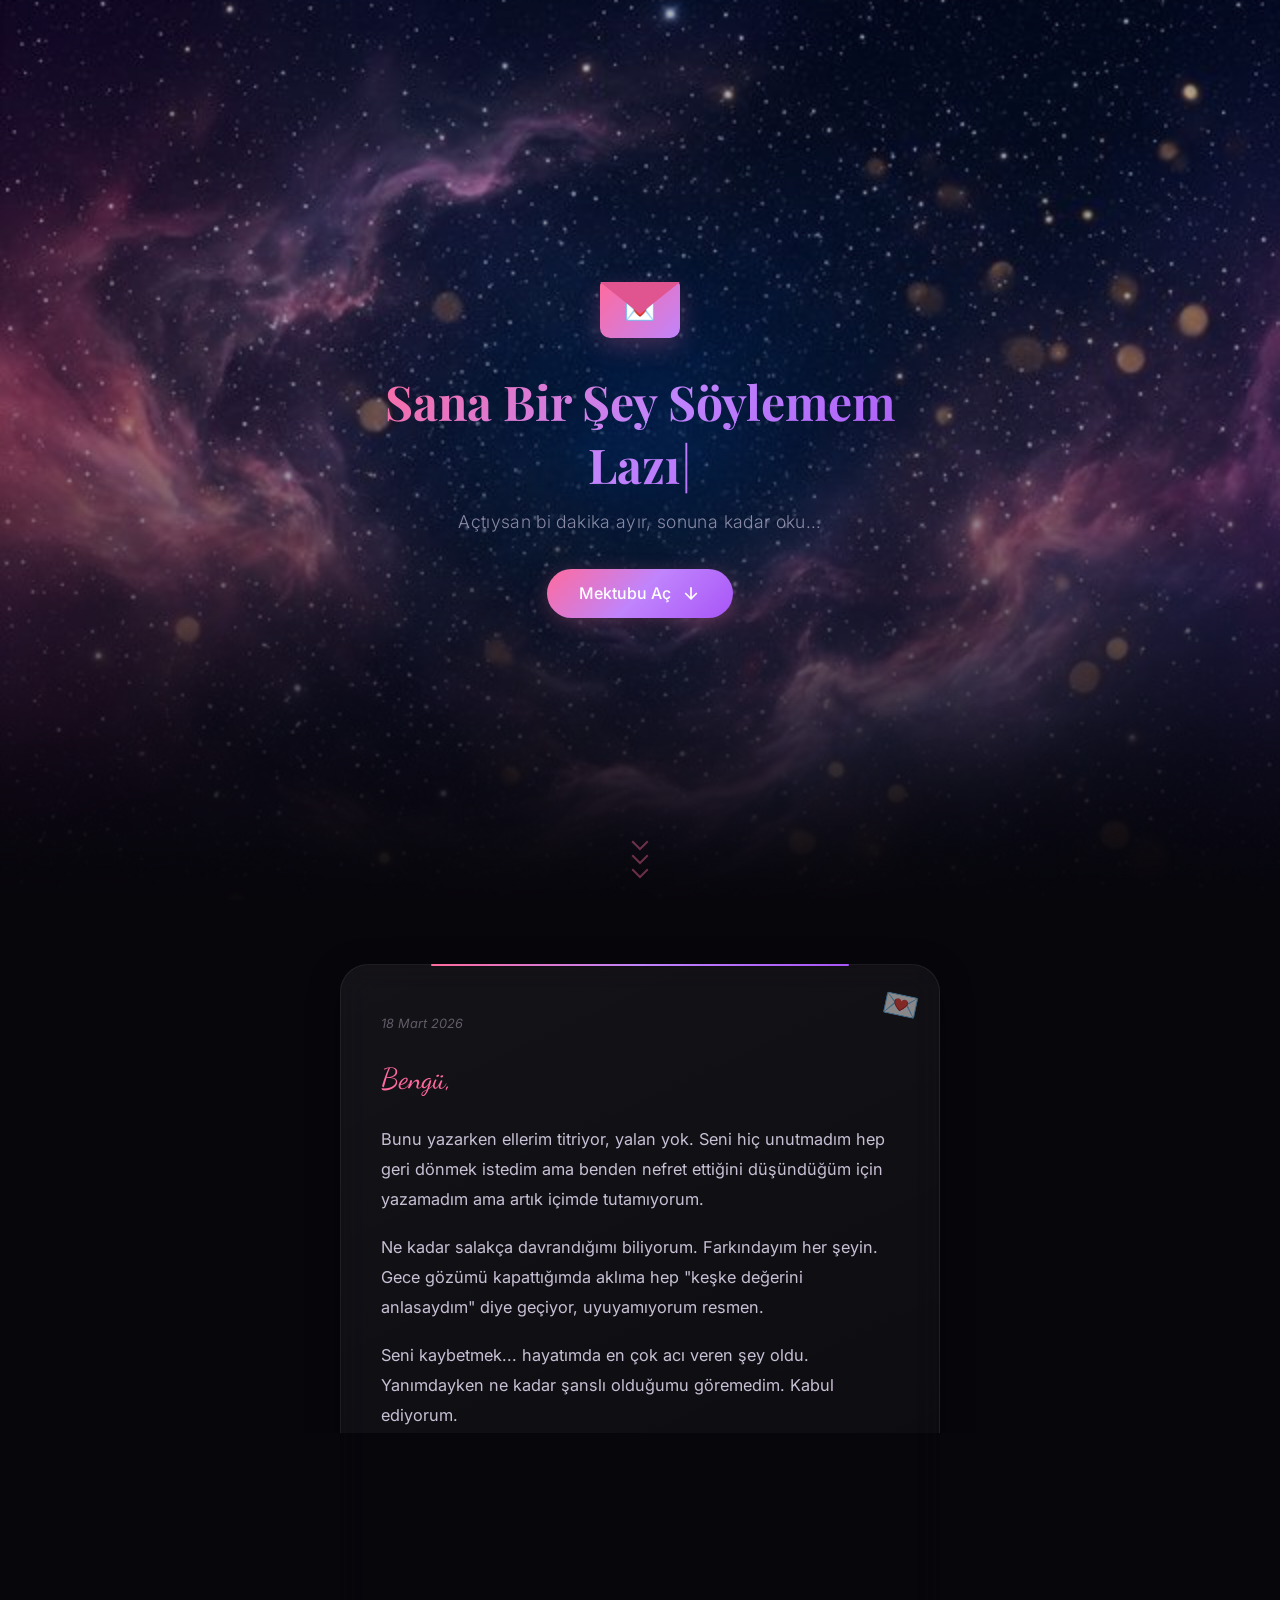
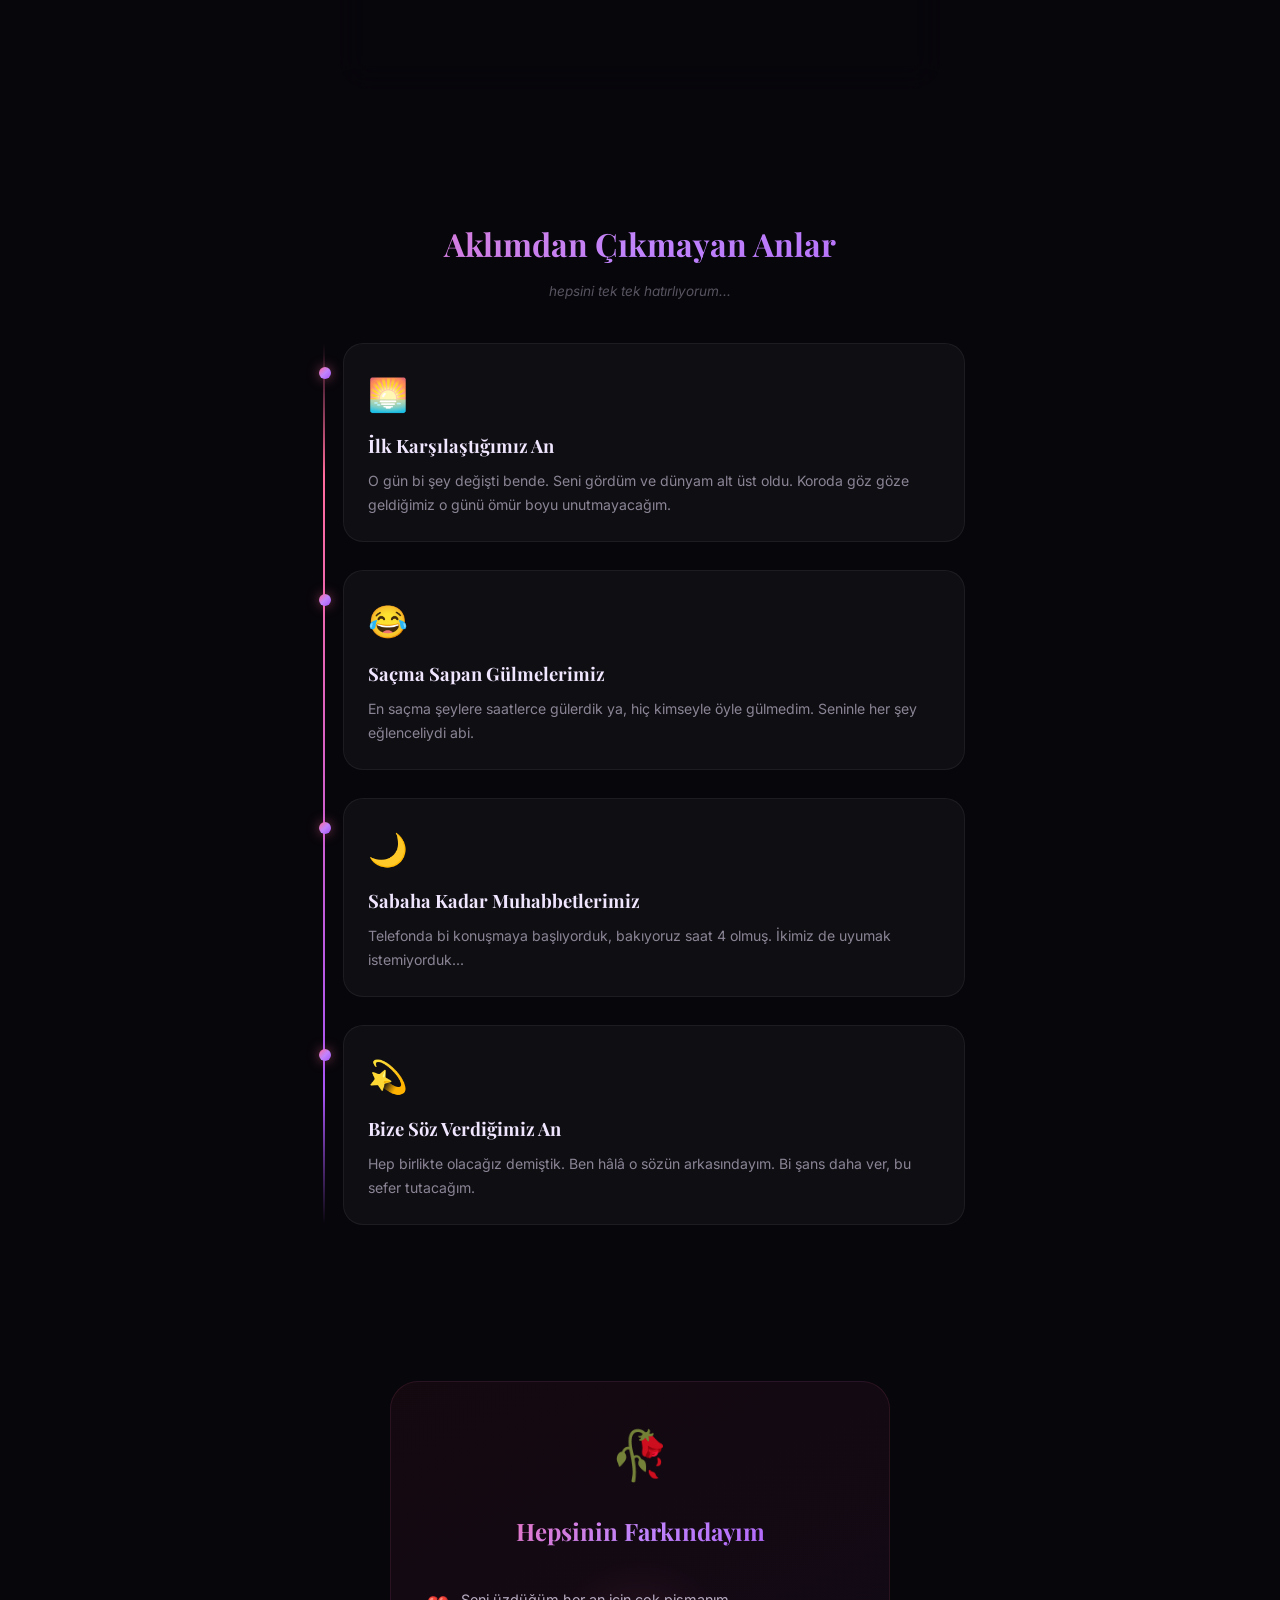
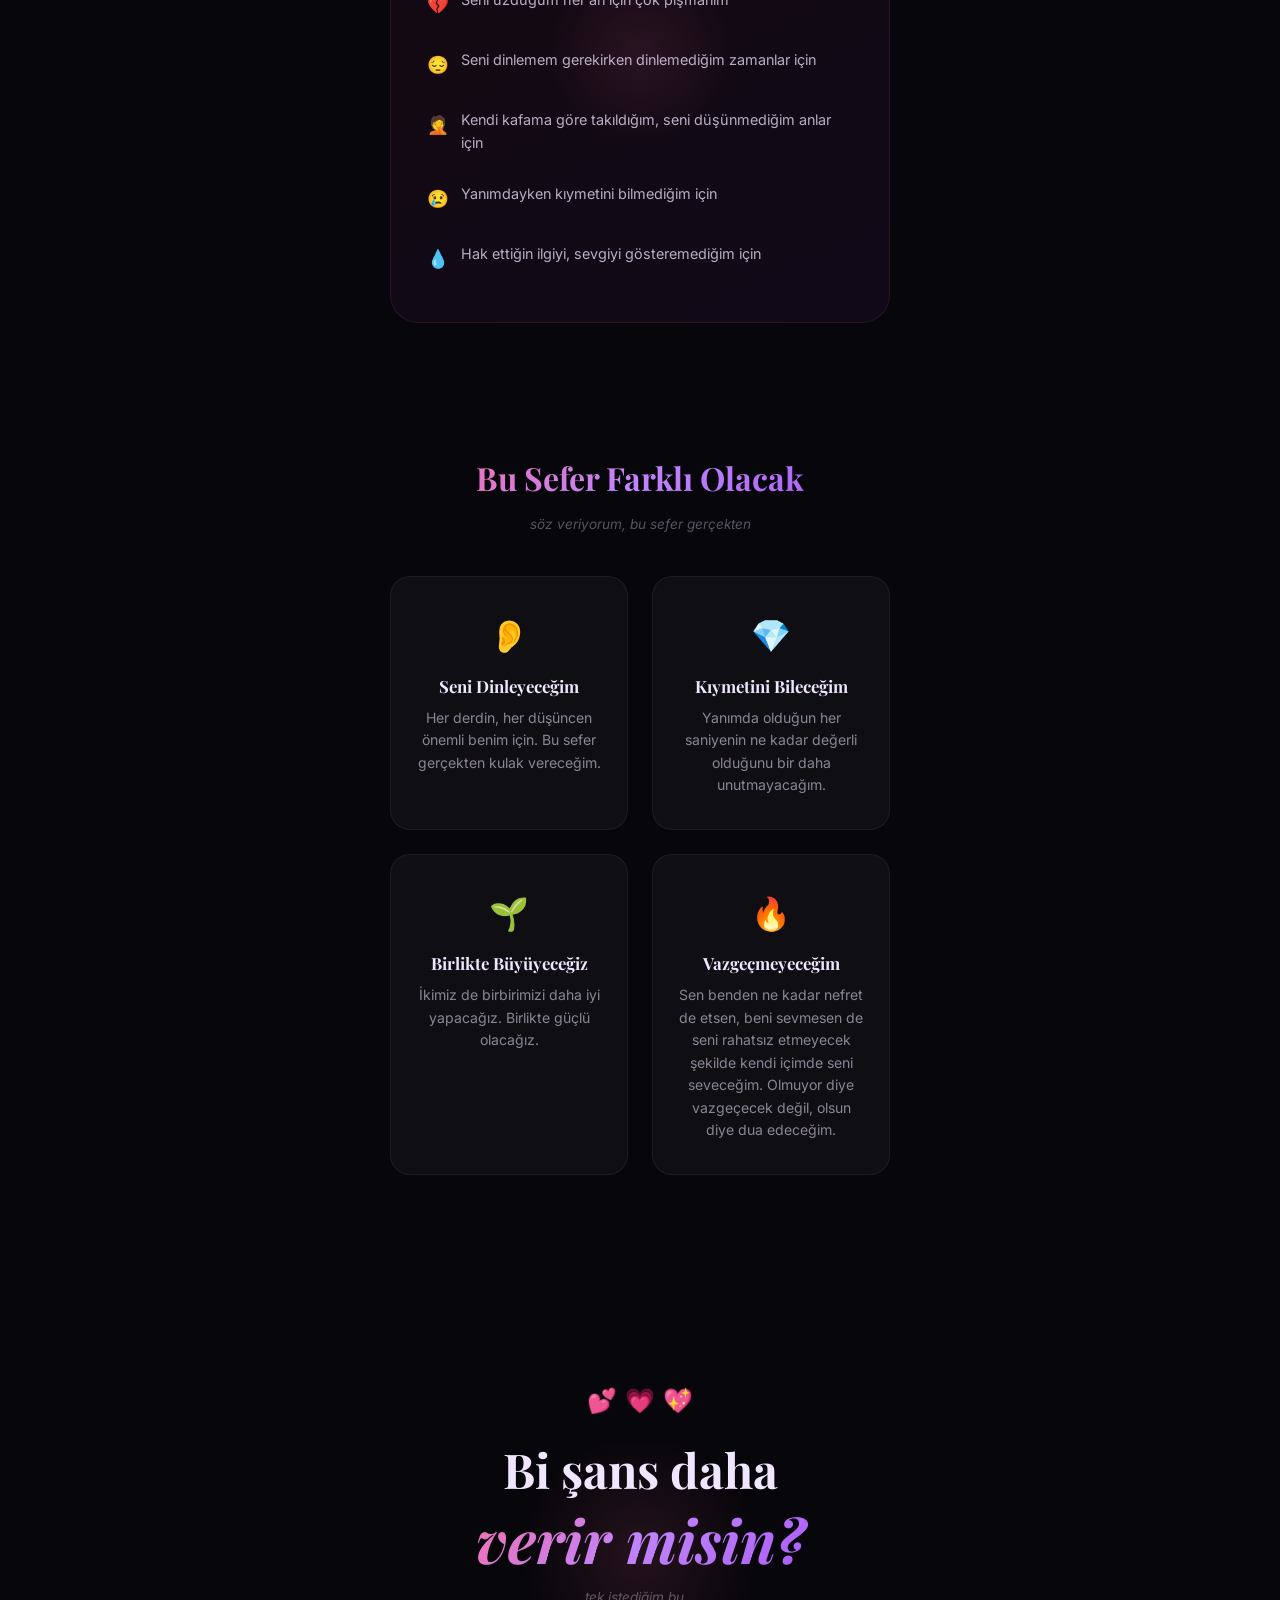
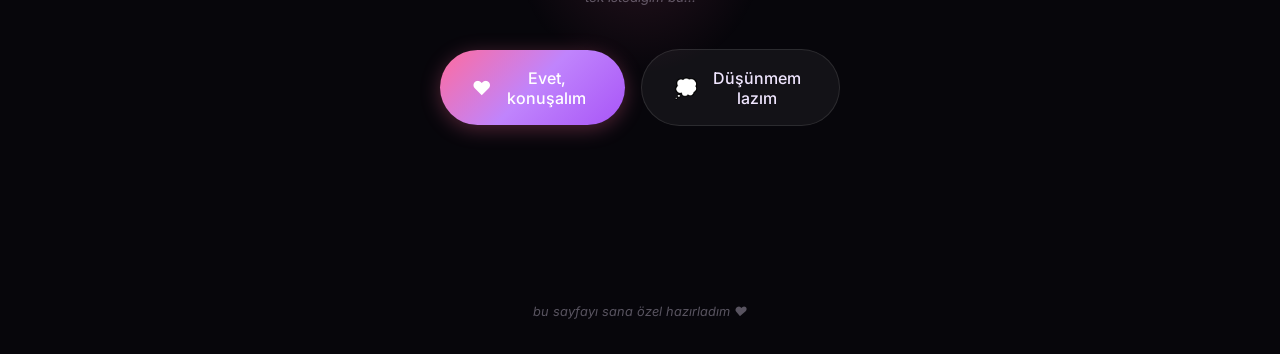
<file: index.html>
<!DOCTYPE html>
<html lang="tr">

<head>
    <meta charset="UTF-8">
    <meta name="viewport" content="width=device-width, initial-scale=1.0, maximum-scale=1.0, user-scalable=no">
    <title>Sana Bir Şey Söylemem Lazım...</title>
    <meta name="description" content="Kalbimden gelen bir mesaj var senin için.">
    <link rel="preconnect" href="https://fonts.googleapis.com">
    <link rel="preconnect" href="https://fonts.gstatic.com" crossorigin>
    <link
        href="https://fonts.googleapis.com/css2?family=Playfair+Display:ital,wght@0,400;0,700;1,400;1,700&family=Inter:wght@300;400;500;600&family=Dancing+Script:wght@400;500;600;700&display=swap"
        rel="stylesheet">
    <link rel="stylesheet" href="style.css">
</head>

<body>
    <!-- Floating Hearts Background -->
    <div class="hearts-container" id="heartsContainer"></div>

    <!-- Star particles -->
    <canvas id="starsCanvas"></canvas>

    <!-- Hero / Landing Section -->
    <section class="hero" id="hero">
        <div class="hero-overlay"></div>
        <div class="hero-content">
            <div class="envelope" id="envelope">
                <div class="envelope-top"></div>
                <div class="envelope-body">
                    <span class="envelope-icon">💌</span>
                </div>
            </div>
            <h1 class="hero-title fade-in" id="heroTitle"></h1>
            <p class="hero-subtitle fade-in delay-1">Açtıysan bi dakika ayır, sonuna kadar oku...</p>
            <button class="cta-button fade-in delay-2" id="startBtn">
                <span>Mektubu Aç</span>
                <svg width="20" height="20" viewBox="0 0 24 24" fill="none" stroke="currentColor" stroke-width="2">
                    <path d="M12 5v14M19 12l-7 7-7-7" />
                </svg>
            </button>
        </div>
        <div class="scroll-indicator">
            <div class="scroll-arrow"></div>
            <div class="scroll-arrow"></div>
            <div class="scroll-arrow"></div>
        </div>
    </section>

    <!-- Letter Section -->
    <section class="letter-section" id="letterSection">
        <div class="letter-container">
            <div class="letter-paper">
                <div class="letter-stamp">💌</div>
                <div class="letter-date">18 Mart 2026</div>
                <div class="letter-greeting">Bengü,</div>
                <div class="letter-body">
                    <p class="letter-paragraph reveal">
                        Bunu yazarken ellerim titriyor, yalan yok. Seni hiç unutmadım hep geri
                        dönmek istedim ama benden nefret ettiğini düşündüğüm için yazamadım
                        ama artık içimde tutamıyorum.
                    </p>
                    <p class="letter-paragraph reveal">
                        Ne kadar salakça davrandığımı biliyorum. Farkındayım her şeyin.
                        Gece gözümü kapattığımda aklıma hep "keşke değerini anlasaydım" diye
                        geçiyor, uyuyamıyorum resmen.
                    </p>
                    <p class="letter-paragraph reveal">
                        Seni kaybetmek... hayatımda en çok acı veren şey oldu. Yanımdayken
                        ne kadar şanslı olduğumu göremedim. Kabul ediyorum.
                    </p>
                    <p class="letter-paragraph reveal">
                        Ama bi şeyi bil: <strong>cidden değiştim.</strong> Lafta değil, gerçekten.
                        Kendime çeki düzen verdim.
                    </p>
                    <p class="letter-paragraph reveal">
                        Seninle geçen her an hâlâ aklımda. Gülüşün, bakışların...
                        Hepsini çok özlüyorum be.
                    </p>
                </div>
                <div class="letter-signature reveal">— seni çok seviyorum</div>
            </div>
        </div>
    </section>

    <!-- Memory Timeline -->
    <section class="memories-section" id="memoriesSection">
        <h2 class="section-title reveal">Aklımdan Çıkmayan Anlar</h2>
        <p class="section-subtitle reveal">hepsini tek tek hatırlıyorum...</p>
        <div class="timeline-mobile">
            <div class="timeline-line"></div>

            <div class="memory-card reveal">
                <div class="memory-dot"></div>
                <div class="memory-content">
                    <span class="memory-emoji">🌅</span>
                    <h3>İlk Karşılaştığımız An</h3>
                    <p>O gün bi şey değişti bende. Seni gördüm ve dünyam alt üst oldu. Koroda göz göze geldiğimiz o günü
                        ömür boyu unutmayacağım.</p>
                </div>
            </div>

            <div class="memory-card reveal">
                <div class="memory-dot"></div>
                <div class="memory-content">
                    <span class="memory-emoji">😂</span>
                    <h3>Saçma Sapan Gülmelerimiz</h3>
                    <p>En saçma şeylere saatlerce gülerdik ya, hiç kimseyle öyle gülmedim. Seninle her şey eğlenceliydi
                        abi.</p>
                </div>
            </div>

            <div class="memory-card reveal">
                <div class="memory-dot"></div>
                <div class="memory-content">
                    <span class="memory-emoji">🌙</span>
                    <h3>Sabaha Kadar Muhabbetlerimiz</h3>
                    <p>Telefonda bi konuşmaya başlıyorduk, bakıyoruz saat 4 olmuş. İkimiz de uyumak istemiyorduk...</p>
                </div>
            </div>

            <div class="memory-card reveal">
                <div class="memory-dot"></div>
                <div class="memory-content">
                    <span class="memory-emoji">💫</span>
                    <h3>Bize Söz Verdiğimiz An</h3>
                    <p>Hep birlikte olacağız demiştik. Ben hâlâ o sözün arkasındayım. Bi şans daha ver, bu sefer
                        tutacağım.</p>
                </div>
            </div>
        </div>
    </section>

    <!-- Apology Section -->
    <section class="apology-section" id="apologySection">
        <div class="apology-container">
            <div class="apology-bg-glow"></div>
            <div class="apology-card reveal">
                <div class="apology-icon">🥀</div>
                <h2>Hepsinin Farkındayım</h2>
                <div class="apology-reasons">
                    <div class="reason reveal">
                        <span class="reason-bullet">💔</span>
                        <p>Seni üzdüğüm her an için çok pişmanım</p>
                    </div>
                    <div class="reason reveal">
                        <span class="reason-bullet">😔</span>
                        <p>Seni dinlemem gerekirken dinlemediğim zamanlar için</p>
                    </div>
                    <div class="reason reveal">
                        <span class="reason-bullet">🤦</span>
                        <p>Kendi kafama göre takıldığım, seni düşünmediğim anlar için</p>
                    </div>
                    <div class="reason reveal">
                        <span class="reason-bullet">😢</span>
                        <p>Yanımdayken kıymetini bilmediğim için</p>
                    </div>
                    <div class="reason reveal">
                        <span class="reason-bullet">💧</span>
                        <p>Hak ettiğin ilgiyi, sevgiyi gösteremediğim için</p>
                    </div>
                </div>
            </div>
        </div>
    </section>

    <!-- Promise Section -->
    <section class="promise-section" id="promiseSection">
        <div class="promise-container">
            <h2 class="section-title reveal">Bu Sefer Farklı Olacak</h2>
            <p class="section-subtitle reveal">söz veriyorum, bu sefer gerçekten</p>
            <div class="promises-grid">
                <div class="promise-card reveal">
                    <div class="promise-icon">👂</div>
                    <h3>Seni Dinleyeceğim</h3>
                    <p>Her derdin, her düşüncen önemli benim için. Bu sefer gerçekten kulak vereceğim.</p>
                </div>
                <div class="promise-card reveal">
                    <div class="promise-icon">💎</div>
                    <h3>Kıymetini Bileceğim</h3>
                    <p>Yanımda olduğun her saniyenin ne kadar değerli olduğunu bir daha unutmayacağım.</p>
                </div>
                <div class="promise-card reveal">
                    <div class="promise-icon">🌱</div>
                    <h3>Birlikte Büyüyeceğiz</h3>
                    <p>İkimiz de birbirimizi daha iyi yapacağız. Birlikte güçlü olacağız.</p>
                </div>
                <div class="promise-card reveal">
                    <div class="promise-icon">🔥</div>
                    <h3>Vazgeçmeyeceğim</h3>
                    <p>Sen benden ne kadar nefret de etsen, beni sevmesen de seni rahatsız etmeyecek şekilde kendi
                        içimde seni seveceğim. Olmuyor diye vazgeçecek değil, olsun diye dua edeceğim.</p>
                </div>
            </div>
        </div>
    </section>

    <!-- Final Question Section -->
    <section class="question-section" id="questionSection">
        <div class="question-container">
            <div class="question-glow"></div>
            <div class="question-hearts">
                <span>💕</span><span>💗</span><span>💖</span>
            </div>
            <h2 class="question-title reveal">
                <span class="question-line">Bi şans daha</span>
                <span class="question-line highlight">verir misin?</span>
            </h2>
            <p class="question-sub reveal">tek istediğim bu...</p>
            <div class="answer-buttons reveal">
                <button class="answer-btn yes-btn" id="yesBtn">
                    <span class="btn-emoji">❤️</span>
                    <span>Evet, konuşalım</span>
                </button>
                <button class="answer-btn think-btn" id="thinkBtn">
                    <span class="btn-emoji">💭</span>
                    <span>Düşünmem lazım</span>
                </button>
            </div>
        </div>
    </section>

    <!-- Footer -->
    <footer class="footer">
        <p>bu sayfayı sana özel hazırladım ❤️</p>
    </footer>

    <!-- Yes Response Modal -->
    <div class="modal-overlay" id="yesModal">
        <div class="modal-content">
            <div class="confetti-container" id="confettiContainer"></div>
            <div class="modal-emoji-big">🥹</div>
            <h2>Cidden Mi?!</h2>
            <p>Ya çok mutlu ettin... Yemin ederim bu sefer her şey farklı olacak. ❤️</p>
            <p class="modal-subtext">Hemen bi ara, konuşalım. Yeni bi sayfa açalım beraber. 🌹</p>
            <button class="modal-close-btn" id="closeYesModal">Tamam 💕</button>
        </div>
    </div>

    <!-- Think Response Modal -->
    <div class="modal-overlay" id="thinkModal">
        <div class="modal-content think-modal">
            <div class="modal-emoji-big">🥺</div>
            <h2>Tamam, Anladım</h2>
            <p>Acele etme, düşün. Ben seni bekliyorum. Ne kadar sürerse sürsün...</p>
            <p class="modal-subtext">Hazır olduğunda buradayım. Her zaman burada olacağım. 💛</p>
            <button class="modal-close-btn think-close" id="closeThinkModal">Tamam 🤍</button>
        </div>
    </div>

    <script src="script.js"></script>
</body>

</html>
</file>
<file: style.css>
/* ========== CSS RESET & BASE ========== */
*, *::before, *::after {
    margin: 0;
    padding: 0;
    box-sizing: border-box;
}

:root {
    --bg-primary: #07060b;
    --bg-secondary: #0e0d14;
    --bg-card: rgba(255, 255, 255, 0.035);
    --bg-card-hover: rgba(255, 255, 255, 0.065);
    --text-primary: #f0e6ff;
    --text-secondary: rgba(240, 230, 255, 0.55);
    --text-muted: rgba(240, 230, 255, 0.35);
    --accent-pink: #ff6b9d;
    --accent-rose: #e8457a;
    --accent-purple: #a855f7;
    --accent-lavender: #c084fc;
    --accent-gold: #f5a623;
    --gradient-love: linear-gradient(135deg, #ff6b9d 0%, #c084fc 50%, #a855f7 100%);
    --gradient-warm: linear-gradient(135deg, #f43f5e 0%, #ec4899 50%, #a855f7 100%);
    --shadow-glow: 0 0 40px rgba(255, 107, 157, 0.12);
    --shadow-card: 0 8px 32px rgba(0, 0, 0, 0.4);
    --radius-sm: 12px;
    --radius-md: 20px;
    --radius-lg: 28px;
    --radius-xl: 36px;
    --font-display: 'Playfair Display', Georgia, serif;
    --font-body: 'Inter', -apple-system, sans-serif;
    --font-script: 'Dancing Script', cursive;
    --safe-bottom: env(safe-area-inset-bottom, 0px);
}

html {
    scroll-behavior: smooth;
    font-size: 16px;
    -webkit-text-size-adjust: 100%;
}

body {
    font-family: var(--font-body);
    background: var(--bg-primary);
    color: var(--text-primary);
    overflow-x: hidden;
    line-height: 1.7;
    -webkit-font-smoothing: antialiased;
    -moz-osx-font-smoothing: grayscale;
}

/* ========== STAR CANVAS ========== */
#starsCanvas {
    position: fixed;
    top: 0;
    left: 0;
    width: 100%;
    height: 100%;
    z-index: 0;
    pointer-events: none;
}

/* ========== FLOATING HEARTS ========== */
.hearts-container {
    position: fixed;
    top: 0;
    left: 0;
    width: 100%;
    height: 100%;
    pointer-events: none;
    z-index: 1;
    overflow: hidden;
}

.floating-heart {
    position: absolute;
    bottom: -50px;
    font-size: 18px;
    animation: floatUp linear infinite;
    opacity: 0;
}

@keyframes floatUp {
    0% {
        opacity: 0;
        transform: translateY(0) rotate(0deg) scale(0.4);
    }
    10% {
        opacity: 0.5;
    }
    85% {
        opacity: 0.2;
    }
    100% {
        opacity: 0;
        transform: translateY(-110vh) rotate(360deg) scale(0.9);
    }
}

/* ========== HERO SECTION ========== */
.hero {
    min-height: 100vh;
    min-height: 100dvh;
    display: flex;
    align-items: center;
    justify-content: center;
    position: relative;
    background: 
        url('background.png') center/cover no-repeat,
        radial-gradient(ellipse at 50% 30%, rgba(168, 85, 247, 0.12) 0%, transparent 60%),
        radial-gradient(ellipse at 30% 70%, rgba(255, 107, 157, 0.08) 0%, transparent 50%),
        var(--bg-primary);
    overflow: hidden;
}

.hero-overlay {
    position: absolute;
    inset: 0;
    background: linear-gradient(
        180deg,
        rgba(7, 6, 11, 0.3) 0%,
        rgba(7, 6, 11, 0.55) 40%,
        rgba(7, 6, 11, 0.92) 100%
    );
    z-index: 1;
}

.hero-content {
    position: relative;
    z-index: 2;
    text-align: center;
    padding: 1.5rem;
    max-width: 600px;
    width: 100%;
}

/* Envelope */
.envelope {
    width: 80px;
    height: 56px;
    margin: 0 auto 2rem;
    position: relative;
    cursor: pointer;
    animation: envelopePulse 2.5s ease-in-out infinite;
}

.envelope-body {
    width: 100%;
    height: 100%;
    background: linear-gradient(135deg, #ff6b9d, #c084fc);
    border-radius: 4px 4px 10px 10px;
    display: flex;
    align-items: center;
    justify-content: center;
    box-shadow: 0 8px 25px rgba(255, 107, 157, 0.25);
}

.envelope-top {
    position: absolute;
    top: 0;
    left: 0;
    width: 0;
    height: 0;
    border-left: 40px solid transparent;
    border-right: 40px solid transparent;
    border-top: 32px solid #e05590;
    z-index: 2;
    transform-origin: top;
    animation: envelopeOpen 2s ease-in-out infinite alternate;
}

.envelope-icon {
    font-size: 1.6rem;
    z-index: 1;
}

@keyframes envelopePulse {
    0%, 100% { transform: scale(1) translateY(0); }
    50% { transform: scale(1.05) translateY(-4px); }
}

@keyframes envelopeOpen {
    0% { transform: rotateX(0deg); }
    100% { transform: rotateX(180deg); }
}

/* Hero Title - filled by typewriter */
.hero-title {
    font-family: var(--font-display);
    font-size: 1.75rem;
    font-weight: 700;
    line-height: 1.3;
    margin-bottom: 0.75rem;
    background: var(--gradient-love);
    -webkit-background-clip: text;
    -webkit-text-fill-color: transparent;
    background-clip: text;
    min-height: 2.4em;
}

.hero-subtitle {
    font-size: 0.95rem;
    color: var(--text-secondary);
    margin-bottom: 2rem;
    font-weight: 300;
    letter-spacing: 0.02em;
}

/* CTA Button */
.cta-button {
    display: inline-flex;
    align-items: center;
    gap: 0.6rem;
    padding: 0.9rem 2rem;
    background: var(--gradient-love);
    border: none;
    border-radius: 50px;
    color: white;
    font-family: var(--font-body);
    font-size: 1rem;
    font-weight: 500;
    cursor: pointer;
    transition: all 0.4s cubic-bezier(0.4, 0, 0.2, 1);
    box-shadow: 0 4px 20px rgba(255, 107, 157, 0.25);
    position: relative;
    overflow: hidden;
    -webkit-tap-highlight-color: transparent;
}

.cta-button:active {
    transform: scale(0.97);
}

.cta-button svg {
    animation: bounceDown 1.5s ease-in-out infinite;
}

@keyframes bounceDown {
    0%, 100% { transform: translateY(0); }
    50% { transform: translateY(3px); }
}

/* Scroll Indicator - 3 animated arrows */
.scroll-indicator {
    position: absolute;
    bottom: max(1.5rem, var(--safe-bottom));
    left: 50%;
    transform: translateX(-50%);
    z-index: 2;
    display: flex;
    flex-direction: column;
    align-items: center;
    gap: 2px;
}

.scroll-arrow {
    width: 12px;
    height: 12px;
    border-right: 2px solid rgba(255, 107, 157, 0.4);
    border-bottom: 2px solid rgba(255, 107, 157, 0.4);
    transform: rotate(45deg);
    animation: scrollBounce 2s ease-in-out infinite;
}

.scroll-arrow:nth-child(2) { animation-delay: 0.15s; }
.scroll-arrow:nth-child(3) { animation-delay: 0.3s; }

@keyframes scrollBounce {
    0%, 100% { opacity: 0.2; transform: rotate(45deg) translateY(0); }
    50% { opacity: 0.7; transform: rotate(45deg) translateY(4px); }
}

/* ========== FADE-IN ANIMATIONS ========== */
.fade-in {
    opacity: 0;
    transform: translateY(24px);
    animation: fadeInUp 0.8s ease forwards;
}

.delay-1 { animation-delay: 0.3s; }
.delay-2 { animation-delay: 0.6s; }

@keyframes fadeInUp {
    to {
        opacity: 1;
        transform: translateY(0);
    }
}

.reveal {
    opacity: 0;
    transform: translateY(30px);
    transition: all 0.7s cubic-bezier(0.25, 0.46, 0.45, 0.94);
}

.reveal.active {
    opacity: 1;
    transform: translateY(0);
}

/* ========== LETTER SECTION ========== */
.letter-section {
    padding: 4rem 1.25rem;
    display: flex;
    justify-content: center;
    position: relative;
    z-index: 2;
}

.letter-container {
    max-width: 600px;
    width: 100%;
}

.letter-paper {
    background: linear-gradient(155deg, rgba(255,255,255,0.055) 0%, rgba(255,255,255,0.02) 100%);
    border: 1px solid rgba(255, 255, 255, 0.07);
    border-radius: var(--radius-lg);
    padding: 2rem 1.5rem;
    position: relative;
    backdrop-filter: blur(16px);
    -webkit-backdrop-filter: blur(16px);
    box-shadow: var(--shadow-card);
}

.letter-paper::before {
    content: '';
    position: absolute;
    top: -1px;
    left: 15%;
    right: 15%;
    height: 2px;
    background: var(--gradient-love);
    border-radius: 1px;
}

.letter-stamp {
    position: absolute;
    top: 1rem;
    right: 1.25rem;
    font-size: 1.8rem;
    opacity: 0.5;
    transform: rotate(12deg);
}

.letter-date {
    font-size: 0.8rem;
    color: var(--text-muted);
    margin-bottom: 1.25rem;
    font-style: italic;
}

.letter-greeting {
    font-family: var(--font-script);
    font-size: 1.8rem;
    color: var(--accent-pink);
    margin-bottom: 1.25rem;
}

.letter-paragraph {
    margin-bottom: 1.1rem;
    font-size: 0.95rem;
    color: rgba(240, 230, 255, 0.82);
    line-height: 1.85;
}

.letter-paragraph strong {
    color: var(--accent-pink);
    font-weight: 600;
}

.letter-signature {
    margin-top: 1.5rem;
    font-family: var(--font-script);
    font-size: 1.1rem;
    color: var(--accent-lavender);
    text-align: right;
    opacity: 0.7;
}

/* ========== SECTION TITLES ========== */
.section-title {
    font-family: var(--font-display);
    font-size: 1.6rem;
    text-align: center;
    margin-bottom: 0.5rem;
    background: var(--gradient-love);
    -webkit-background-clip: text;
    -webkit-text-fill-color: transparent;
    background-clip: text;
}

.section-subtitle {
    text-align: center;
    font-size: 0.85rem;
    color: var(--text-muted);
    font-style: italic;
    margin-bottom: 2.5rem;
}

/* ========== MEMORIES - MOBILE FIRST TIMELINE ========== */
.memories-section {
    padding: 4rem 1.25rem;
    position: relative;
    z-index: 2;
}

.timeline-mobile {
    max-width: 500px;
    margin: 0 auto;
    position: relative;
    padding-left: 28px;
}

.timeline-line {
    position: absolute;
    left: 8px;
    top: 0;
    bottom: 0;
    width: 2px;
    background: linear-gradient(
        to bottom,
        transparent,
        var(--accent-pink) 15%,
        var(--accent-purple) 85%,
        transparent
    );
}

.memory-card {
    position: relative;
    margin-bottom: 1.75rem;
}

.memory-dot {
    position: absolute;
    left: -24px;
    top: 1.5rem;
    width: 12px;
    height: 12px;
    background: var(--gradient-love);
    border-radius: 50%;
    box-shadow: 0 0 12px rgba(255, 107, 157, 0.5);
    z-index: 2;
}

.memory-content {
    background: var(--bg-card);
    border: 1px solid rgba(255, 255, 255, 0.06);
    border-radius: var(--radius-md);
    padding: 1.5rem;
    transition: all 0.3s ease;
}

.memory-content:active {
    background: var(--bg-card-hover);
    border-color: rgba(255, 107, 157, 0.15);
}

.memory-emoji {
    font-size: 2rem;
    display: block;
    margin-bottom: 0.5rem;
}

.memory-content h3 {
    font-family: var(--font-display);
    font-size: 1.05rem;
    margin-bottom: 0.5rem;
    color: var(--text-primary);
}

.memory-content p {
    color: var(--text-secondary);
    font-size: 0.88rem;
    line-height: 1.7;
}

/* ========== APOLOGY SECTION ========== */
.apology-section {
    padding: 4rem 1.25rem;
    position: relative;
    z-index: 2;
}

.apology-container {
    max-width: 500px;
    margin: 0 auto;
    position: relative;
}

.apology-bg-glow {
    position: absolute;
    width: 200px;
    height: 200px;
    background: radial-gradient(circle, rgba(255, 107, 157, 0.1) 0%, transparent 70%);
    top: 50%;
    left: 50%;
    transform: translate(-50%, -50%);
    pointer-events: none;
}

.apology-card {
    background: linear-gradient(155deg, rgba(244, 63, 94, 0.06) 0%, rgba(168, 85, 247, 0.06) 100%);
    border: 1px solid rgba(255, 107, 157, 0.1);
    border-radius: var(--radius-lg);
    padding: 2rem 1.5rem;
    text-align: center;
    position: relative;
    overflow: hidden;
}

.apology-icon {
    font-size: 3rem;
    margin-bottom: 1rem;
    position: relative;
}

.apology-card h2 {
    font-family: var(--font-display);
    font-size: 1.5rem;
    margin-bottom: 1.5rem;
    background: var(--gradient-love);
    -webkit-background-clip: text;
    -webkit-text-fill-color: transparent;
    background-clip: text;
    position: relative;
}

.apology-reasons {
    text-align: left;
    position: relative;
}

.reason {
    display: flex;
    align-items: flex-start;
    gap: 0.75rem;
    padding: 0.75rem;
    margin-bottom: 0.25rem;
    border-radius: var(--radius-sm);
    transition: all 0.3s ease;
}

.reason-bullet {
    font-size: 1.1rem;
    flex-shrink: 0;
    margin-top: 2px;
}

.reason p {
    color: rgba(240, 230, 255, 0.75);
    font-size: 0.9rem;
    line-height: 1.6;
}

/* ========== PROMISE SECTION ========== */
.promise-section {
    padding: 4rem 1.25rem;
    position: relative;
    z-index: 2;
}

.promise-container {
    max-width: 500px;
    margin: 0 auto;
}

.promises-grid {
    display: grid;
    grid-template-columns: 1fr 1fr;
    gap: 1rem;
}

.promise-card {
    background: var(--bg-card);
    border: 1px solid rgba(255, 255, 255, 0.06);
    border-radius: var(--radius-md);
    padding: 1.5rem 1.25rem;
    transition: all 0.4s cubic-bezier(0.4, 0, 0.2, 1);
    position: relative;
    overflow: hidden;
    text-align: center;
}

.promise-card::before {
    content: '';
    position: absolute;
    top: 0;
    left: 0;
    right: 0;
    height: 3px;
    background: var(--gradient-love);
    transform: scaleX(0);
    transform-origin: left;
    transition: transform 0.4s ease;
}

.promise-card:active::before,
.promise-card:hover::before {
    transform: scaleX(1);
}

.promise-card:active {
    background: var(--bg-card-hover);
    border-color: rgba(255, 107, 157, 0.15);
}

.promise-icon {
    font-size: 2rem;
    margin-bottom: 0.5rem;
    display: block;
}

.promise-card h3 {
    font-family: var(--font-display);
    font-size: 0.95rem;
    margin-bottom: 0.4rem;
    color: var(--text-primary);
}

.promise-card p {
    color: var(--text-secondary);
    font-size: 0.8rem;
    line-height: 1.6;
}

/* ========== QUESTION SECTION ========== */
.question-section {
    min-height: 70vh;
    min-height: 70dvh;
    display: flex;
    align-items: center;
    justify-content: center;
    padding: 4rem 1.25rem;
    position: relative;
    z-index: 2;
}

.question-container {
    text-align: center;
    position: relative;
    max-width: 400px;
    width: 100%;
}

.question-glow {
    position: absolute;
    width: 250px;
    height: 250px;
    background: radial-gradient(circle, rgba(255, 107, 157, 0.12) 0%, transparent 70%);
    top: 50%;
    left: 50%;
    transform: translate(-50%, -50%);
    animation: glowPulse 3s ease-in-out infinite;
    pointer-events: none;
}

@keyframes glowPulse {
    0%, 100% { transform: translate(-50%, -50%) scale(1); opacity: 0.4; }
    50% { transform: translate(-50%, -50%) scale(1.4); opacity: 0.8; }
}

.question-hearts {
    font-size: 1.5rem;
    margin-bottom: 1rem;
    display: flex;
    justify-content: center;
    gap: 0.5rem;
}

.question-hearts span {
    animation: heartBounce 1.5s ease-in-out infinite;
}

.question-hearts span:nth-child(2) { animation-delay: 0.2s; }
.question-hearts span:nth-child(3) { animation-delay: 0.4s; }

@keyframes heartBounce {
    0%, 100% { transform: scale(1); }
    50% { transform: scale(1.25); }
}

.question-title {
    font-family: var(--font-display);
    font-size: 2rem;
    line-height: 1.3;
    margin-bottom: 0.5rem;
}

.question-line {
    display: block;
    color: var(--text-primary);
}

.question-line.highlight {
    font-style: italic;
    background: var(--gradient-love);
    -webkit-background-clip: text;
    -webkit-text-fill-color: transparent;
    background-clip: text;
    font-size: 1.25em;
}

.question-sub {
    font-size: 0.85rem;
    color: var(--text-muted);
    font-style: italic;
    margin-bottom: 2.5rem;
}

.answer-buttons {
    display: flex;
    flex-direction: column;
    gap: 1rem;
    align-items: center;
}

.answer-btn {
    display: flex;
    align-items: center;
    justify-content: center;
    gap: 0.6rem;
    padding: 1.1rem 2rem;
    border: none;
    border-radius: 50px;
    font-family: var(--font-body);
    font-size: 1rem;
    font-weight: 500;
    cursor: pointer;
    transition: all 0.3s cubic-bezier(0.4, 0, 0.2, 1);
    position: relative;
    overflow: hidden;
    -webkit-tap-highlight-color: transparent;
    width: 100%;
    max-width: 280px;
}

.yes-btn {
    background: var(--gradient-love);
    color: white;
    box-shadow: 0 4px 20px rgba(255, 107, 157, 0.3);
}

.yes-btn:active {
    transform: scale(0.96);
    box-shadow: 0 2px 12px rgba(255, 107, 157, 0.5);
}

.think-btn {
    background: rgba(255, 255, 255, 0.05);
    color: var(--text-primary);
    border: 1px solid rgba(255, 255, 255, 0.1);
}

.think-btn:active {
    background: rgba(255, 255, 255, 0.08);
}

.btn-emoji {
    font-size: 1.2rem;
}

/* ========== FOOTER ========== */
.footer {
    text-align: center;
    padding: 2rem 1rem;
    padding-bottom: max(2rem, var(--safe-bottom));
    position: relative;
    z-index: 2;
}

.footer p {
    font-size: 0.8rem;
    color: var(--text-muted);
    font-style: italic;
}

/* ========== MODALS ========== */
.modal-overlay {
    position: fixed;
    inset: 0;
    background: rgba(7, 6, 11, 0.92);
    backdrop-filter: blur(20px);
    -webkit-backdrop-filter: blur(20px);
    display: flex;
    align-items: center;
    justify-content: center;
    z-index: 1000;
    opacity: 0;
    visibility: hidden;
    transition: all 0.4s ease;
    padding: 1.25rem;
}

.modal-overlay.active {
    opacity: 1;
    visibility: visible;
}

.modal-content {
    background: linear-gradient(155deg, rgba(255,107,157,0.08) 0%, rgba(168,85,247,0.08) 100%);
    border: 1px solid rgba(255, 107, 157, 0.15);
    border-radius: var(--radius-xl);
    padding: 2.5rem 2rem;
    text-align: center;
    max-width: 380px;
    width: 100%;
    transform: scale(0.85) translateY(20px);
    transition: all 0.4s cubic-bezier(0.34, 1.56, 0.64, 1);
    position: relative;
    overflow: hidden;
}

.modal-overlay.active .modal-content {
    transform: scale(1) translateY(0);
}

.think-modal {
    background: linear-gradient(155deg, rgba(251,191,36,0.06) 0%, rgba(168,85,247,0.06) 100%);
    border-color: rgba(251, 191, 36, 0.12);
}

.modal-emoji-big {
    font-size: 3.5rem;
    margin-bottom: 1rem;
}

.modal-content h2 {
    font-family: var(--font-display);
    font-size: 1.5rem;
    margin-bottom: 0.75rem;
    background: var(--gradient-love);
    -webkit-background-clip: text;
    -webkit-text-fill-color: transparent;
    background-clip: text;
}

.think-modal h2 {
    background: linear-gradient(135deg, #fbbf24, #f59e0b);
    -webkit-background-clip: text;
    background-clip: text;
}

.modal-content p {
    color: rgba(240, 230, 255, 0.8);
    font-size: 0.95rem;
    line-height: 1.7;
    margin-bottom: 0.5rem;
}

.modal-subtext {
    font-size: 0.82rem !important;
    color: var(--text-muted) !important;
    font-style: italic;
}

.modal-close-btn {
    margin-top: 1.25rem;
    padding: 0.75rem 2rem;
    background: var(--gradient-love);
    border: none;
    border-radius: 50px;
    color: white;
    font-size: 0.95rem;
    font-family: var(--font-body);
    cursor: pointer;
    transition: all 0.3s ease;
    -webkit-tap-highlight-color: transparent;
}

.modal-close-btn:active {
    transform: scale(0.95);
}

.think-close {
    background: linear-gradient(135deg, #fbbf24, #f59e0b);
}

/* Confetti */
.confetti-container {
    position: absolute;
    inset: 0;
    pointer-events: none;
    overflow: hidden;
}

.confetti {
    position: absolute;
    width: 10px;
    height: 10px;
    top: -10px;
    animation: confettiFall linear forwards;
}

@keyframes confettiFall {
    0% {
        opacity: 1;
        transform: translateY(0) rotate(0deg);
    }
    100% {
        opacity: 0;
        transform: translateY(500px) rotate(720deg);
    }
}

/* ========== DESKTOP ENHANCEMENTS ========== */
@media (min-width: 600px) {
    .hero-title {
        font-size: 2.5rem;
    }

    .hero-subtitle {
        font-size: 1.1rem;
    }

    .letter-paper {
        padding: 3rem 2.5rem;
    }

    .letter-paragraph {
        font-size: 1.02rem;
    }

    .section-title {
        font-size: 2rem;
    }

    .memory-content h3 {
        font-size: 1.15rem;
    }

    .promise-card {
        padding: 2rem 1.5rem;
    }

    .promise-card h3 {
        font-size: 1.05rem;
    }

    .promise-card p {
        font-size: 0.88rem;
    }

    .question-title {
        font-size: 2.5rem;
    }

    .answer-buttons {
        flex-direction: row;
        justify-content: center;
    }

    .answer-btn {
        width: auto;
    }

    /* Hover effects only on desktop */
    .cta-button:hover {
        transform: translateY(-2px) scale(1.03);
        box-shadow: 0 8px 30px rgba(255, 107, 157, 0.4);
    }

    .memory-content:hover {
        background: var(--bg-card-hover);
        border-color: rgba(255, 107, 157, 0.15);
        transform: translateX(4px);
    }

    .promise-card:hover {
        background: var(--bg-card-hover);
        transform: translateY(-4px);
        box-shadow: var(--shadow-glow);
        border-color: rgba(255, 107, 157, 0.15);
    }

    .yes-btn:hover {
        transform: translateY(-2px) scale(1.03);
        box-shadow: 0 8px 30px rgba(255, 107, 157, 0.45);
    }

    .think-btn:hover {
        background: rgba(255, 255, 255, 0.08);
        transform: translateY(-2px);
        border-color: rgba(255, 255, 255, 0.18);
    }

    .reason:hover {
        background: rgba(255, 255, 255, 0.03);
    }
}

@media (min-width: 900px) {
    .hero-title {
        font-size: 3rem;
    }

    .timeline-mobile {
        max-width: 650px;
    }

    .promises-grid {
        gap: 1.5rem;
    }

    .question-title {
        font-size: 3rem;
    }
}

/* ========== SCROLLBAR ========== */
::-webkit-scrollbar {
    width: 4px;
}

::-webkit-scrollbar-track {
    background: transparent;
}

::-webkit-scrollbar-thumb {
    background: rgba(255, 107, 157, 0.2);
    border-radius: 2px;
}

::selection {
    background: rgba(255, 107, 157, 0.25);
    color: white;
}

/* ========== TOUCH OPTIMIZATIONS ========== */
@media (pointer: coarse) {
    .cta-button,
    .answer-btn,
    .modal-close-btn {
        min-height: 48px;
    }

    .reason {
        padding: 0.85rem;
    }
}

/* Reduced motion */
@media (prefers-reduced-motion: reduce) {
    *, *::before, *::after {
        animation-duration: 0.01ms !important;
        animation-iteration-count: 1 !important;
        transition-duration: 0.01ms !important;
    }
}
</file>
